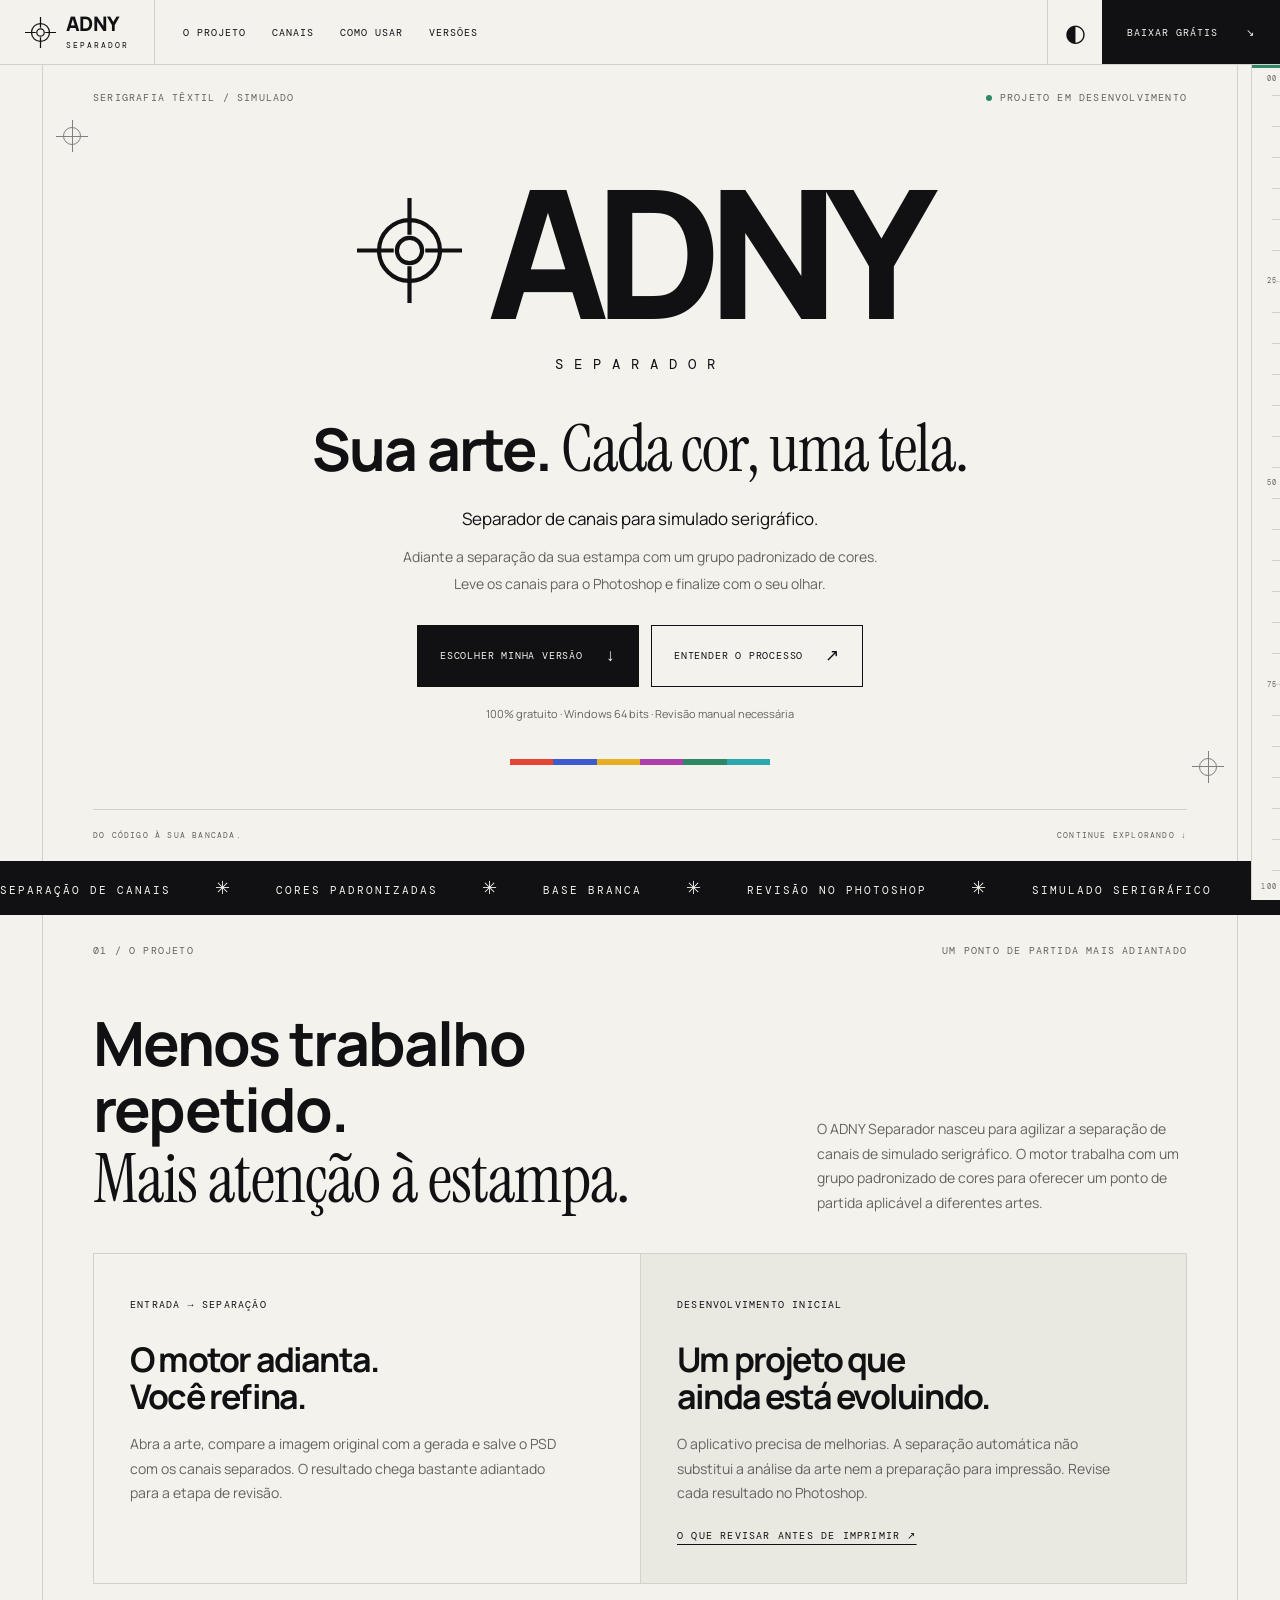
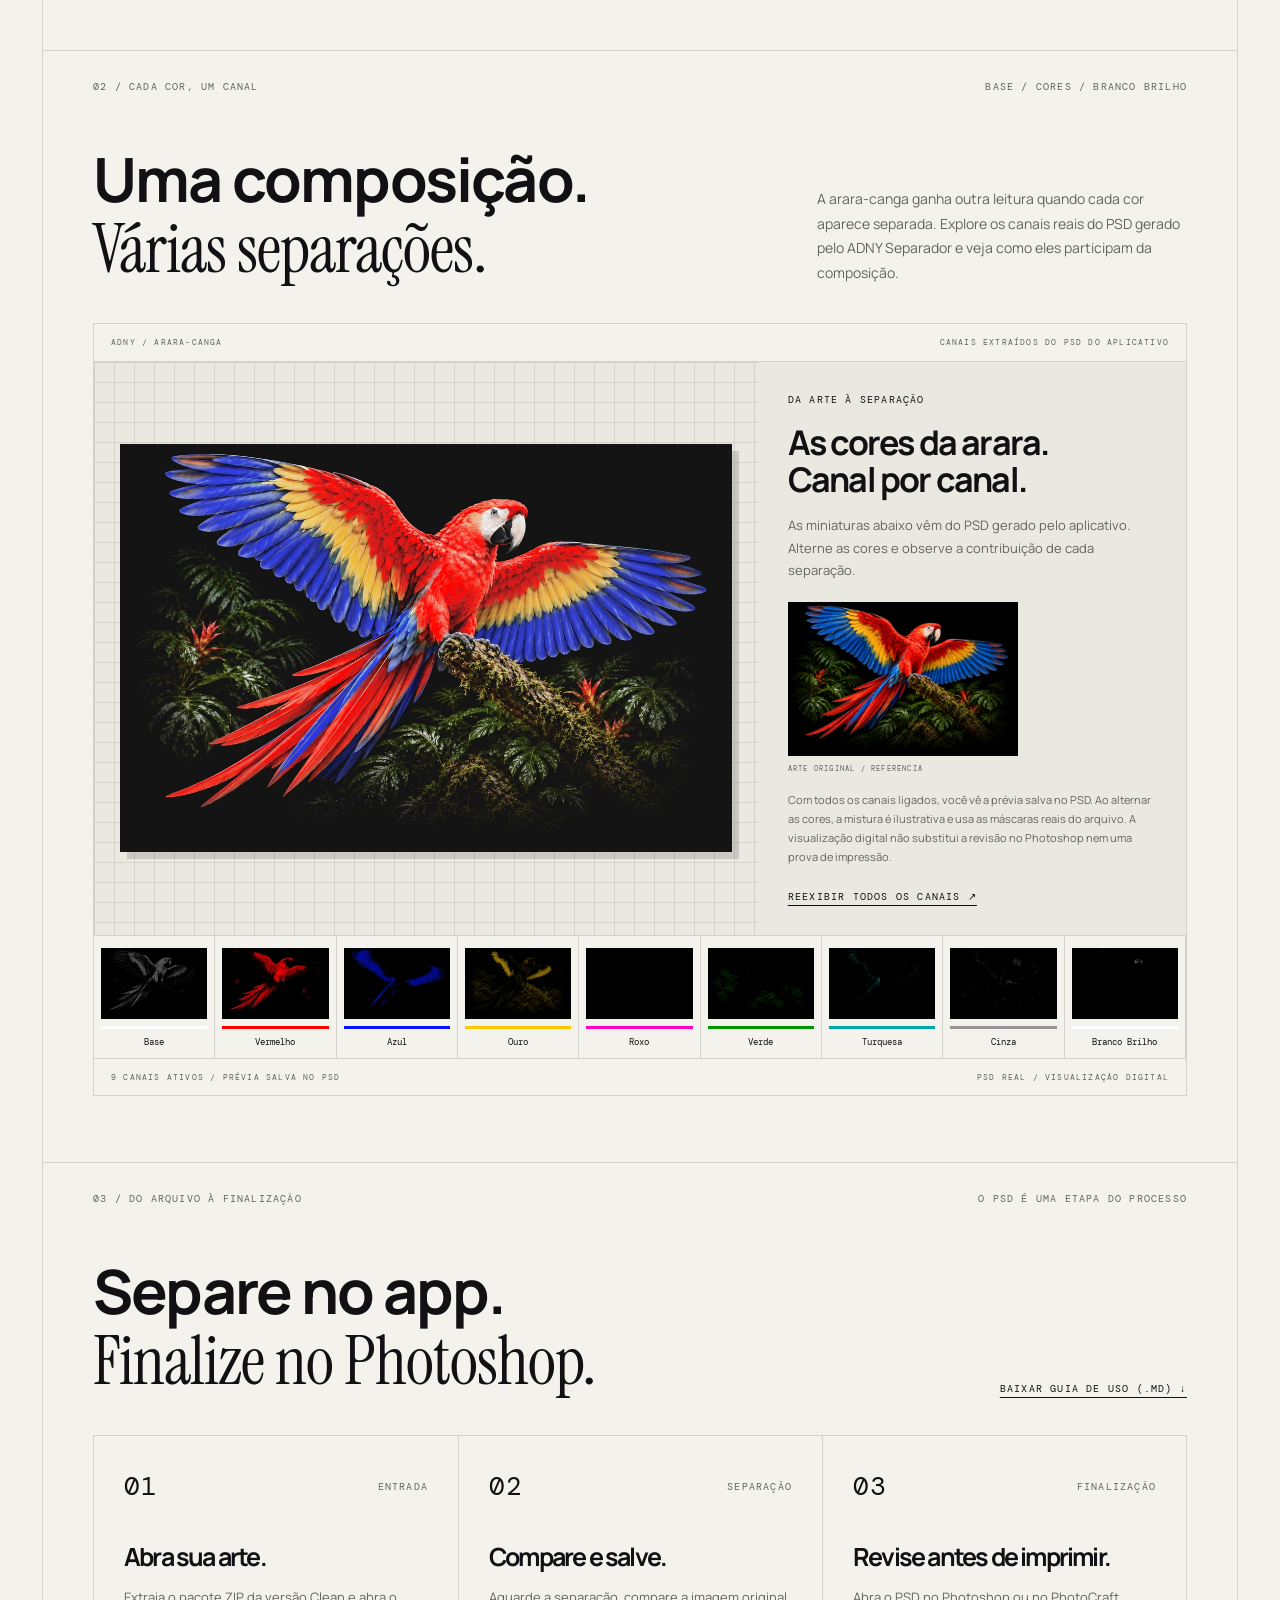
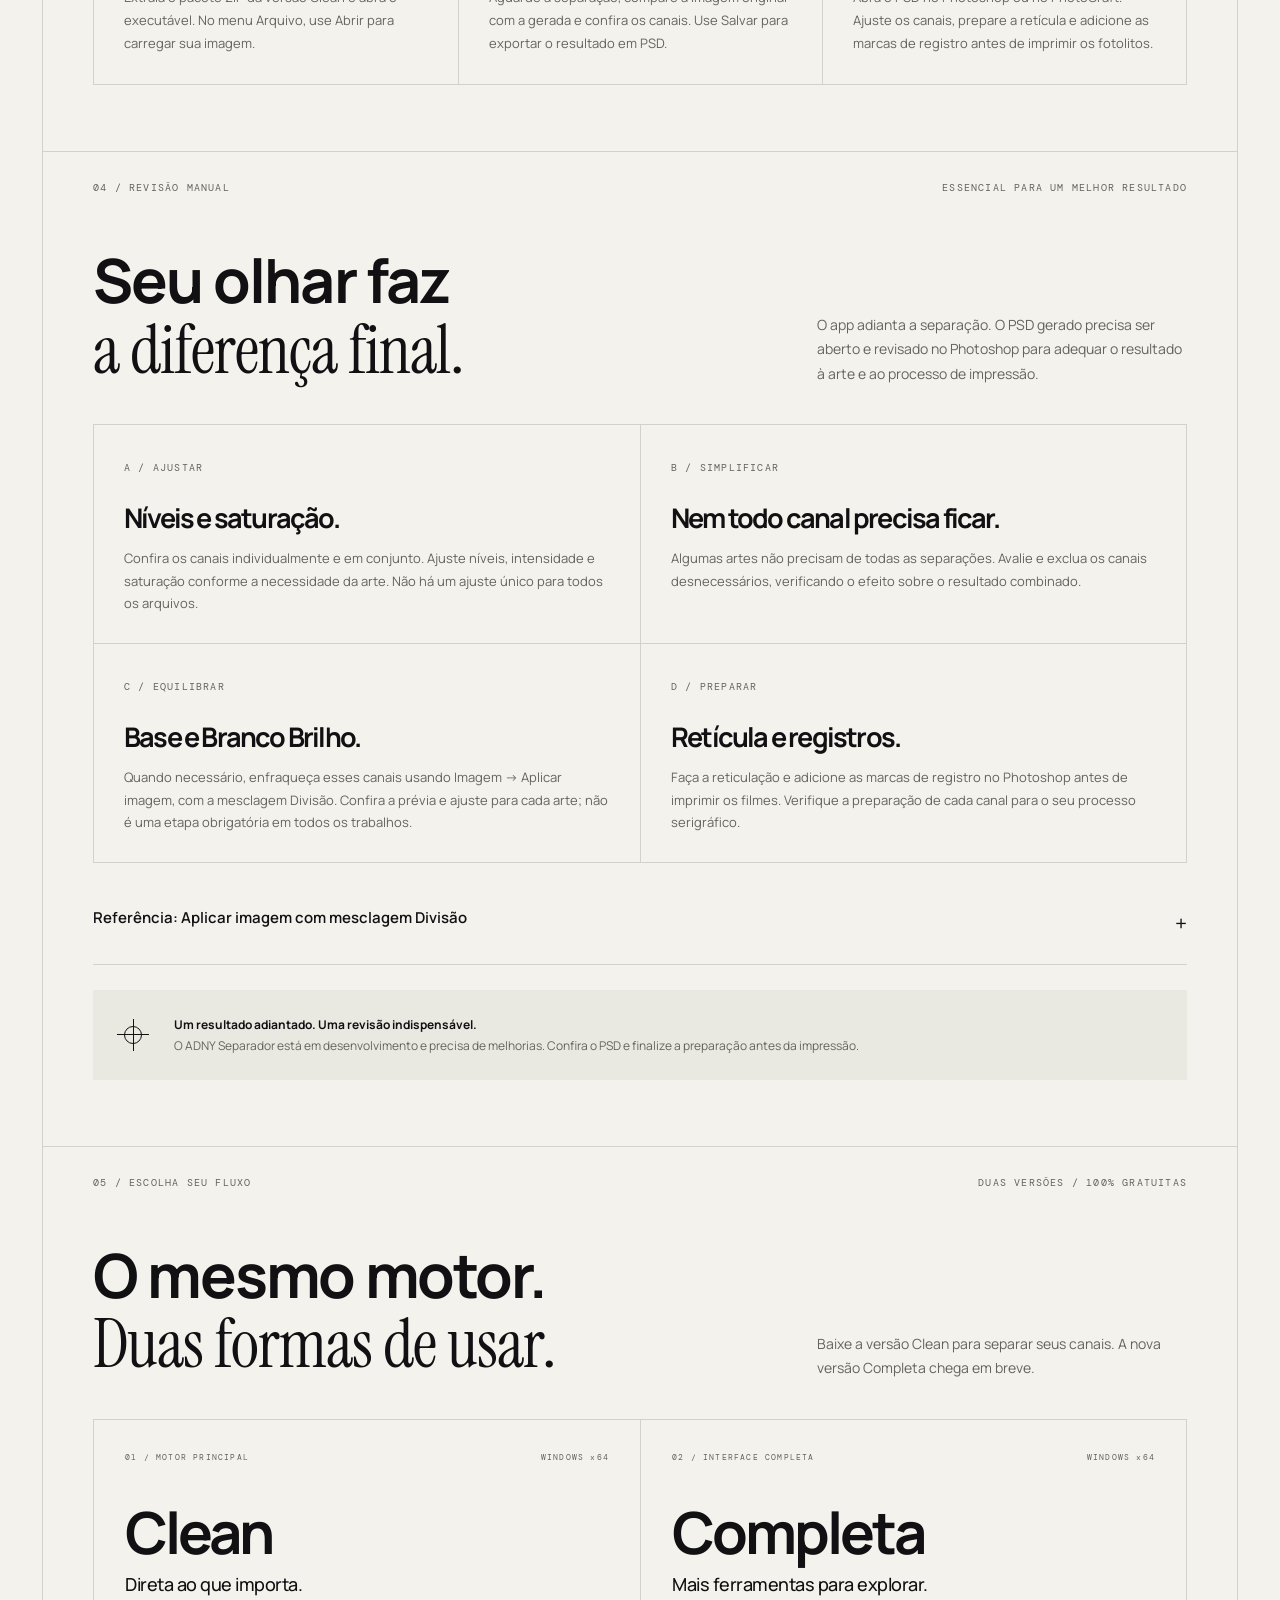
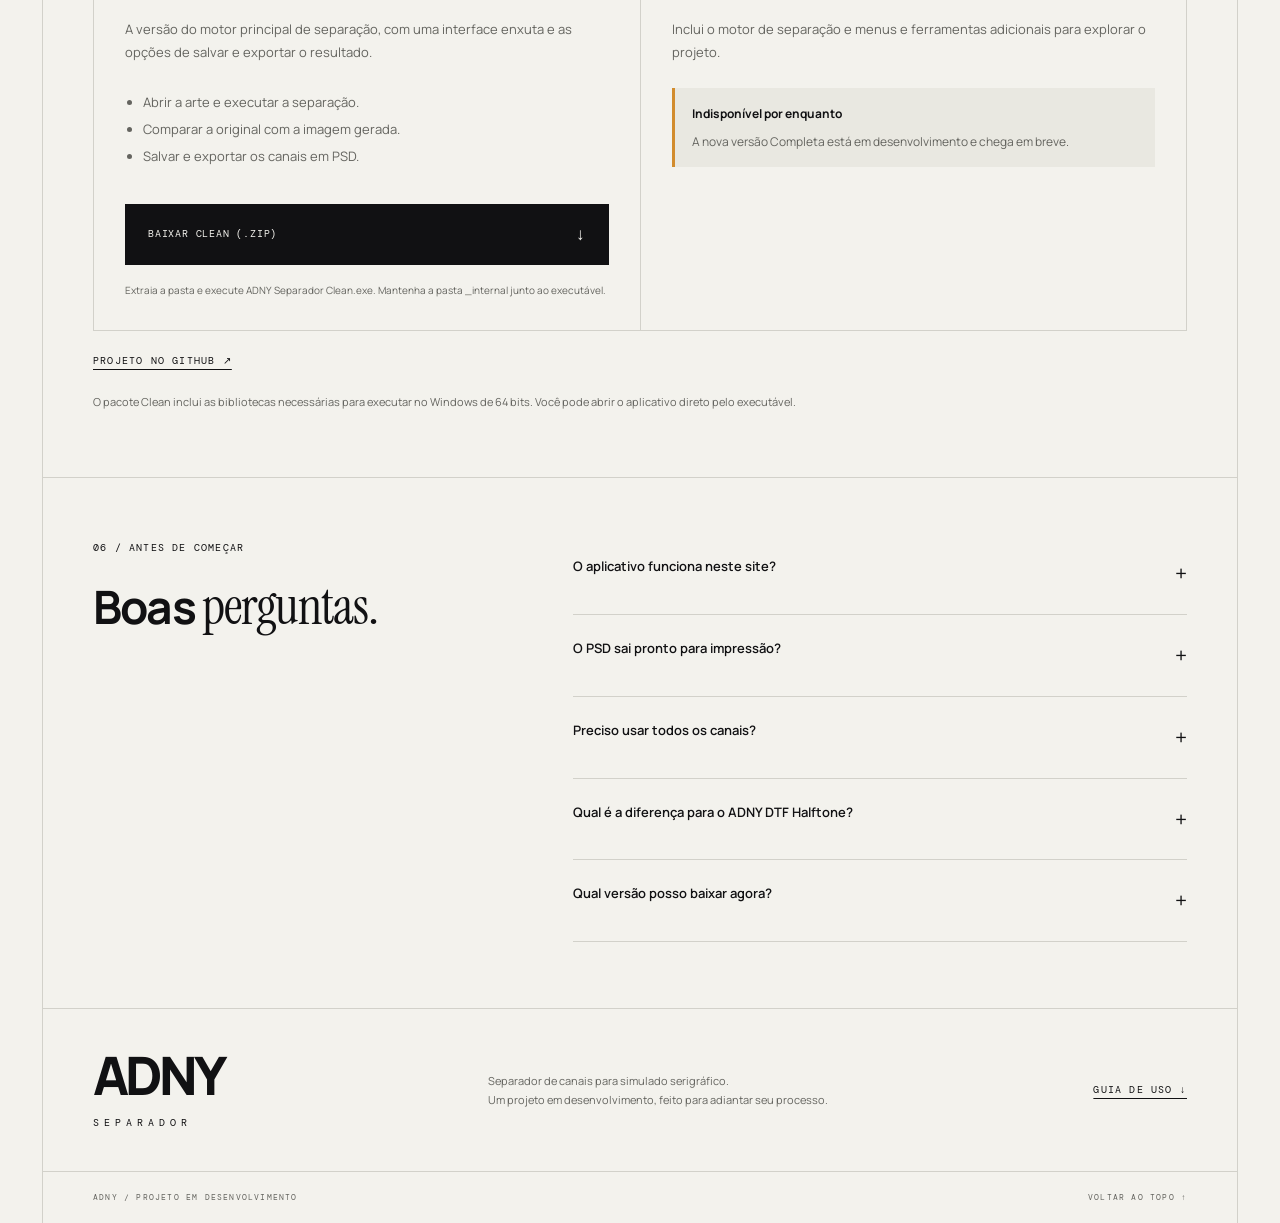
<file: docs/index.html>
<!doctype html>
<html lang="pt-BR" data-theme="light">
<head>
  <meta charset="utf-8"><meta name="viewport" content="width=device-width,initial-scale=1">
  <meta name="theme-color" content="#f3f2ed">
  <meta name="description" content="ADNY Separador. Separador de canais para simulado serigráfico. Aplicativo gratuito para Windows, em desenvolvimento, com versões Completa e Clean.">
  <title>ADNY Separador — Cada cor, uma tela.</title>
  <link rel="icon" href="assets/adny_separador.ico" type="image/x-icon">
  <link rel="stylesheet" href="styles.css"><script src="config.js" defer></script><script src="arara-data.js" defer></script><script src="app.js" defer></script>
</head>
<body>
<a class="skip-link" href="#principal">Ir para o conteúdo</a>
<header class="site-header">
  <a class="brand" href="#inicio" aria-label="ADNY Separador, início"><img src="assets/mark.svg" width="31" height="31" alt=""><span>ADNY<small>SEPARADOR</small></span></a>
  <nav class="desktop-nav" aria-label="Navegação principal"><a href="#projeto">O PROJETO</a><a href="#canais">CANAIS</a><a href="#como-usar">COMO USAR</a><a href="#versoes">VERSÕES</a></nav>
  <div class="header-actions"><button id="theme-toggle" type="button" aria-label="Ativar tema escuro" aria-pressed="false">◐</button><a class="nav-download" href="#versoes">BAIXAR GRÁTIS <span>↘</span></a><button class="menu-toggle" type="button" aria-label="Abrir menu" aria-controls="mobile-nav" aria-expanded="false">☰</button></div>
  <nav id="mobile-nav" hidden aria-label="Navegação móvel"><a href="#projeto">O projeto</a><a href="#canais">Canais</a><a href="#como-usar">Como usar</a><a href="#revisao">Revisão no Photoshop</a><a href="#versoes">Versões e downloads</a></nav>
</header>
<aside class="ruler mono" aria-hidden="true"><span>00</span><span>25</span><span>50</span><span>75</span><span>100</span><i id="scroll-marker"></i></aside>
<main id="principal">
  <section id="inicio" class="frame hero">
    <div class="section-bar mono"><span>SERIGRAFIA TÊXTIL / SIMULADO</span><span class="development"><i></i> PROJETO EM DESENVOLVIMENTO</span></div>
    <div class="wordmark"><img src="assets/mark.svg" alt="" width="110" height="110"><span>ADNY</span></div>
    <div class="product-name mono">SEPARADOR</div>
    <h1>Sua arte.<br class="mobile-only"> <em>Cada cor, uma tela.</em></h1>
    <p class="subtitle">Separador de canais para simulado serigráfico.</p>
    <p class="hero-description">Adiante a separação da sua estampa com um grupo padronizado de cores.<br class="desktop-only"> Leve os canais para o Photoshop e finalize com o seu olhar.</p>
    <div class="actions"><a class="button ink" href="#versoes">ESCOLHER MINHA VERSÃO <span>↓</span></a><a class="button" href="#como-usar">ENTENDER O PROCESSO <span>↗</span></a></div>
    <p class="hero-note">100% gratuito · Windows 64 bits · Revisão manual necessária</p>
    <div class="ink-line" aria-hidden="true"><i style="--c:#e34535"></i><i style="--c:#3e5acf"></i><i style="--c:#e5ae23"></i><i style="--c:#af3eaa"></i><i style="--c:#2e8867"></i><i style="--c:#29a9ac"></i></div>
    <div class="hero-bottom mono"><span>DO CÓDIGO À SUA BANCADA.</span><a href="#projeto">CONTINUE EXPLORANDO ↓</a></div>
    <span class="registration top-left" aria-hidden="true"></span><span class="registration bottom-right" aria-hidden="true"></span>
  </section>
  <div class="ticker" aria-hidden="true"><div>SEPARAÇÃO DE CANAIS <b>✳</b> CORES PADRONIZADAS <b>✳</b> BASE BRANCA <b>✳</b> REVISÃO NO PHOTOSHOP <b>✳</b> SIMULADO SERIGRÁFICO <b>✳</b> SEPARAÇÃO DE CANAIS <b>✳</b> CORES PADRONIZADAS <b>✳</b> BASE BRANCA <b>✳</b> REVISÃO NO PHOTOSHOP <b>✳</b> SIMULADO SERIGRÁFICO <b>✳</b></div></div>
  <section id="projeto" class="frame padded">
    <div class="section-bar mono"><span>01 / O PROJETO</span><span>UM PONTO DE PARTIDA MAIS ADIANTADO</span></div>
    <div class="intro"><h2>Menos trabalho repetido.<br><em>Mais atenção à estampa.</em></h2><p>O ADNY Separador nasceu para agilizar a separação de canais de simulado serigráfico. O motor trabalha com um grupo padronizado de cores para oferecer um ponto de partida aplicável a diferentes artes.</p></div>
    <div class="project-grid"><article><span class="mono">ENTRADA → SEPARAÇÃO</span><h3>O motor adianta.<br>Você refina.</h3><p>Abra a arte, compare a imagem original com a gerada e salve o PSD com os canais separados. O resultado chega bastante adiantado para a etapa de revisão.</p></article><article class="development-panel"><span class="mono">DESENVOLVIMENTO INICIAL</span><h3>Um projeto que<br>ainda está evoluindo.</h3><p>O aplicativo precisa de melhorias. A separação automática não substitui a análise da arte nem a preparação para impressão. Revise cada resultado no Photoshop.</p><a class="text-link mono" href="#revisao">O QUE REVISAR ANTES DE IMPRIMIR ↗</a></article></div>
  </section>
  <section id="canais" class="frame padded channels-section">
    <div class="section-bar mono"><span>02 / CADA COR, UM CANAL</span><span>BASE / CORES / BRANCO BRILHO</span></div>
    <div class="intro"><h2>Uma composição.<br><em>Várias separações.</em></h2><p>A arara-canga ganha outra leitura quando cada cor aparece separada. Explore os canais reais do PSD gerado pelo ADNY Separador e veja como eles participam da composição.</p></div>
    <div class="channel-workspace">
      <div class="workspace-bar mono"><span>ADNY / ARARA-CANGA</span><span>CANAIS EXTRAÍDOS DO PSD DO APLICATIVO</span></div>
      <div class="study-layout"><div class="print-frame">
        <canvas id="ink-study" width="1200" height="800" role="img" aria-label="Arara-canga: visualização dos canais reais extraídos do PSD gerado pelo aplicativo">Visualização da arara e dos canais de separação.</canvas><noscript><img class="arara-fallback" src="assets/arara/resultado.webp" width="1200" height="800" alt="Resultado da separação da arara salvo no PSD"></noscript>
      </div><div class="study-copy"><span class="mono">DA ARTE À SEPARAÇÃO</span><h3>As cores da arara.<br>Canal por canal.</h3><p>As miniaturas abaixo vêm do PSD gerado pelo aplicativo. Alterne as cores e observe a contribuição de cada separação.</p><figure class="source-reference"><img src="assets/arara/original.webp" width="1200" height="800" alt="Arte aprovada: arara-canga inteira com vegetação integrada ao fundo preto" loading="lazy"><figcaption class="mono">ARTE ORIGINAL / REFERÊNCIA</figcaption></figure><p class="small-note">Com todos os canais ligados, você vê a prévia salva no PSD. Ao alternar as cores, a mistura é ilustrativa e usa as máscaras reais do arquivo. A visualização digital não substitui a revisão no Photoshop nem uma prova de impressão.</p><button id="reset-inks" class="text-link mono" type="button">REEXIBIR TODOS OS CANAIS ↗</button></div></div>
      <div id="channel-controls" class="channel-controls" role="group" aria-label="Mostrar ou ocultar canais reais da arara"></div>
      <div class="workspace-bar mono"><span id="channel-status" role="status" aria-live="polite">CARREGANDO CANAIS DO PSD…</span><span>PSD REAL / VISUALIZAÇÃO DIGITAL</span></div>
    </div>
  </section>
  <section id="como-usar" class="frame padded">
    <div class="section-bar mono"><span>03 / DO ARQUIVO À FINALIZAÇÃO</span><span>O PSD É UMA ETAPA DO PROCESSO</span></div>
    <div class="intro"><h2>Separe no app.<br><em>Finalize no Photoshop.</em></h2><a class="text-link mono" href="guia.md" download="README-ADNY-Separador.md">BAIXAR GUIA DE USO (.MD) ↓</a></div>
    <ol class="workflow"><li><div class="step-label mono"><span>01</span>ENTRADA</div><h3>Abra sua arte.</h3><p>Extraia o pacote ZIP da versão Clean e abra o executável. No menu Arquivo, use Abrir para carregar sua imagem.</p></li><li><div class="step-label mono"><span>02</span>SEPARAÇÃO</div><h3>Compare e salve.</h3><p>Aguarde a separação, compare a imagem original com a gerada e confira os canais. Use Salvar para exportar o resultado em PSD.</p></li><li><div class="step-label mono"><span>03</span>FINALIZAÇÃO</div><h3>Revise antes de imprimir.</h3><p>Abra o PSD no Photoshop ou no PhotoCraft. Ajuste os canais, prepare a retícula e adicione as marcas de registro antes de imprimir os fotolitos.</p></li></ol>
  </section>
  <section id="revisao" class="frame padded review-section">
    <div class="section-bar mono"><span>04 / REVISÃO MANUAL</span><span>ESSENCIAL PARA UM MELHOR RESULTADO</span></div>
    <div class="intro"><h2>Seu olhar faz<br><em>a diferença final.</em></h2><p>O app adianta a separação. O PSD gerado precisa ser aberto e revisado no Photoshop para adequar o resultado à arte e ao processo de impressão.</p></div>
    <div class="review-grid"><article><span class="review-number mono">A / AJUSTAR</span><h3>Níveis e saturação.</h3><p>Confira os canais individualmente e em conjunto. Ajuste níveis, intensidade e saturação conforme a necessidade da arte. Não há um ajuste único para todos os arquivos.</p></article><article><span class="review-number mono">B / SIMPLIFICAR</span><h3>Nem todo canal precisa ficar.</h3><p>Algumas artes não precisam de todas as separações. Avalie e exclua os canais desnecessários, verificando o efeito sobre o resultado combinado.</p></article><article><span class="review-number mono">C / EQUILIBRAR</span><h3>Base e Branco Brilho.</h3><p>Quando necessário, enfraqueça esses canais usando Imagem → Aplicar imagem, com a mesclagem Divisão. Confira a prévia e ajuste para cada arte; não é uma etapa obrigatória em todos os trabalhos.</p></article><article><span class="review-number mono">D / PREPARAR</span><h3>Retícula e registros.</h3><p>Faça a reticulação e adicione as marcas de registro no Photoshop antes de imprimir os filmes. Verifique a preparação de cada canal para o seu processo serigráfico.</p></article></div>
    <details class="photoshop-details"><summary>Referência: Aplicar imagem com mesclagem Divisão <span aria-hidden="true">+</span></summary><div class="photoshop-content"><p>Selecione o canal que deseja revisar. No Photoshop, abra <strong>Imagem → Aplicar imagem</strong>, confira a origem e o canal e escolha <strong>Mesclagem: Divisão</strong>. Use a visualização para avaliar a redução de intensidade, especialmente na Base e no Branco Brilho. Os prints mostram a Base como exemplo; não representam uma configuração universal.</p><div class="photoshop-shots"><figure><div class="ps-shot"><img src="assets/photoshop-menu.webp" width="5206" height="2160" loading="lazy" alt="Print fornecido pelo autor: menu Imagem do Photoshop, com Aplicar imagem selecionado"></div><figcaption class="mono">01 / IMAGEM → APLICAR IMAGEM</figcaption></figure><figure><div class="ps-shot"><img src="assets/photoshop-divisao.webp" width="5206" height="2160" loading="lazy" alt="Print fornecido pelo autor: janela Aplicar Imagem, canal Base e mesclagem Divisão"></div><figcaption class="mono">02 / MESCLAGEM → DIVISÃO / CANAL BASE</figcaption></figure></div></div></details>
    <div class="review-reminder"><span class="registration" aria-hidden="true"></span><p><strong>Um resultado adiantado. Uma revisão indispensável.</strong><br>O ADNY Separador está em desenvolvimento e precisa de melhorias. Confira o PSD e finalize a preparação antes da impressão.</p></div>
  </section>
  <section id="versoes" class="frame padded downloads-section">
    <div class="section-bar mono"><span>05 / ESCOLHA SEU FLUXO</span><span>DUAS VERSÕES / 100% GRATUITAS</span></div>
    <div class="intro"><h2>O mesmo motor.<br><em>Duas formas de usar.</em></h2><p>Baixe a versão Clean para separar seus canais. A nova versão Completa chega em breve.</p></div>
    <div class="versions"><article class="version-card"><div class="version-top mono"><span>01 / MOTOR PRINCIPAL</span><span>WINDOWS x64</span></div><h3>Clean<span>Direta ao que importa.</span></h3><p>A versão do motor principal de separação, com uma interface enxuta e as opções de salvar e exportar o resultado.</p><ul><li>Abrir a arte e executar a separação.</li><li>Comparar a original com a imagem gerada.</li><li>Salvar e exportar os canais em PSD.</li></ul><a class="button ink download-link" data-download="clean" href="https://github.com/adnyestampa-dot/ADNY-Separador-de-canais/releases/latest/download/ADNY-Separador-Clean-Windows-x64.zip" download>BAIXAR CLEAN (.ZIP) <span>↓</span></a><p class="package-note">Extraia a pasta e execute ADNY Separador Clean.exe. Mantenha a pasta _internal junto ao executável.</p></article>
    <article class="version-card complete"><div class="version-top mono"><span>02 / INTERFACE COMPLETA</span><span>WINDOWS x64</span></div><h3>Completa<span>Mais ferramentas para explorar.</span></h3><p>Inclui o motor de separação e menus e ferramentas adicionais para explorar o projeto.</p><div class="tool-warning"><strong>Indisponível por enquanto</strong><p>A nova versão Completa está em desenvolvimento e chega em breve.</p></div></article></div>
    <a class="text-link mono" href="https://github.com/adnyestampa-dot/ADNY-Separador-de-canais" target="_blank" rel="noopener noreferrer">PROJETO NO GITHUB ↗</a><p class="download-disclaimer">O pacote Clean inclui as bibliotecas necessárias para executar no Windows de 64 bits. Você pode abrir o aplicativo direto pelo executável.</p>
  </section>
  <section class="frame padded faq-section"><div><span class="mono">06 / ANTES DE COMEÇAR</span><h2>Boas <em>perguntas.</em></h2></div><div class="faq-list"><details><summary>O aplicativo funciona neste site?<span>+</span></summary><p>O site apresenta o projeto. Para separar suas próprias artes, baixe e execute o aplicativo para Windows. A demonstração desta página usa canais extraídos de um PSD real. Ela não separa novos arquivos no navegador.</p></details><details><summary>O PSD sai pronto para impressão?<span>+</span></summary><p>O resultado sai bastante adiantado, mas exige revisão manual no Photoshop. Ajuste os canais conforme a arte, faça a reticulação e adicione as marcas de registro antes de imprimir.</p></details><details><summary>Preciso usar todos os canais?<span>+</span></summary><p>Não necessariamente. O motor usa um grupo padronizado de cores. Algumas artes permitem excluir canais sem necessidade; avalie o resultado antes de decidir.</p></details><details><summary>Qual é a diferença para o ADNY DTF Halftone?<span>+</span></summary><p>O ADNY Separador trabalha com separação de canais para simulado serigráfico. O ADNY DTF Halftone é outro projeto, voltado à preparação de retícula para DTF têxtil. São propostas e fluxos diferentes.</p><a class="text-link mono" href="https://adnyestampa-dot.github.io/ADNY-DTF-Halftone/" target="_blank" rel="noopener noreferrer">CONHECER O PROJETO DTF ↗</a></details><details><summary>Qual versão posso baixar agora?<span>+</span></summary><p>A versão Clean está disponível gratuitamente e reúne o fluxo principal de separação e exportação. A nova versão Completa chega em breve.</p></details></div></section>
</main>
<footer class="frame"><div class="footer-top"><a class="footer-brand" href="#inicio">ADNY<small class="mono">SEPARADOR</small></a><p>Separador de canais para simulado serigráfico.<br>Um projeto em desenvolvimento, feito para adiantar seu processo.</p><a class="text-link mono" href="guia.md" download="README-ADNY-Separador.md">GUIA DE USO ↓</a></div><div class="footer-bottom mono"><span>ADNY / PROJETO EM DESENVOLVIMENTO</span><a href="#inicio">VOLTAR AO TOPO ↑</a></div></footer>
</body></html>
</file>
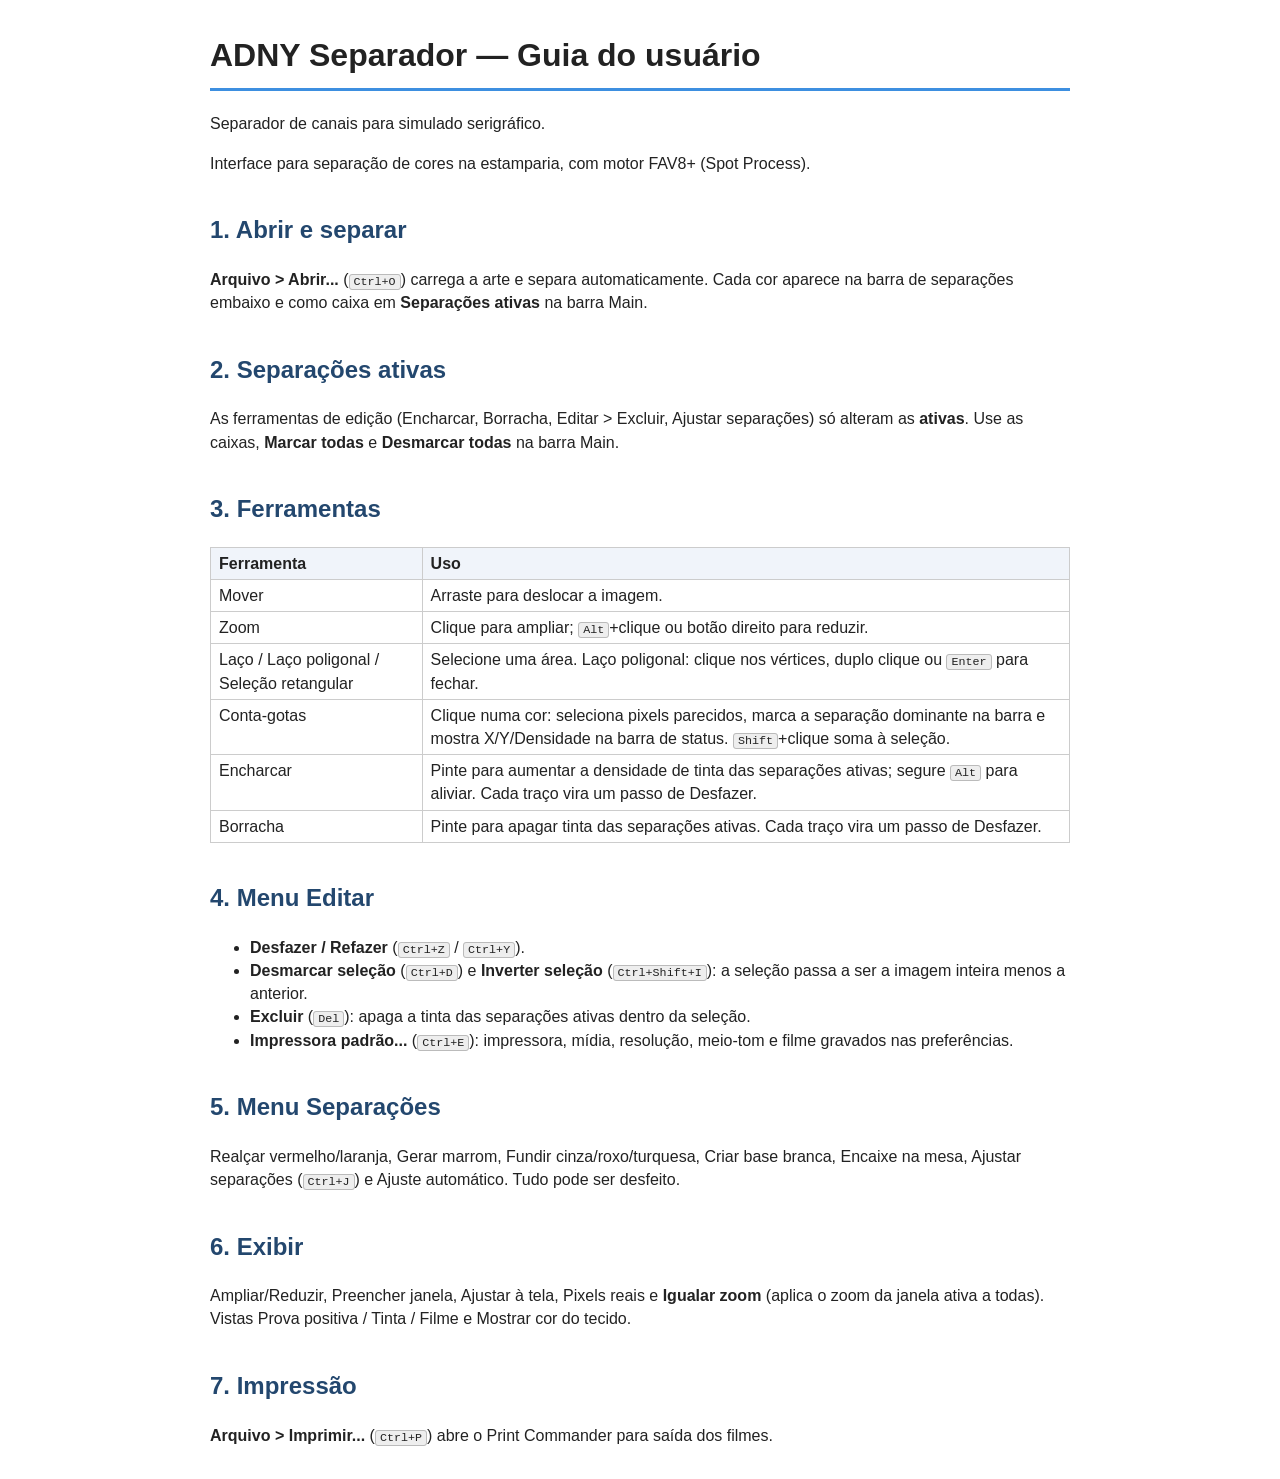
<file: ADNY Separador/docs/user_guide.html>
<!DOCTYPE html>
<html lang="pt-BR">
<head>
<meta charset="utf-8">
<title>ADNY Separador — Guia do usuário</title>
<style>
  body { font-family: Segoe UI, Arial, sans-serif; max-width: 860px; margin: 2em auto; color: #222; line-height: 1.45; }
  h1 { border-bottom: 3px solid #3d8fe0; padding-bottom: .3em; }
  h2 { color: #23476e; margin-top: 1.6em; }
  kbd { background: #eee; border: 1px solid #bbb; border-radius: 3px; padding: 0 4px; font-size: .9em; }
  table { border-collapse: collapse; width: 100%; }
  td, th { border: 1px solid #ccc; padding: 4px 8px; text-align: left; vertical-align: top; }
  th { background: #f0f4fa; }
</style>
</head>
<body>
<h1>ADNY Separador — Guia do usuário</h1>
<p>Separador de canais para simulado serigráfico.</p>
<p>Interface para separação de cores na estamparia, com motor FAV8+ (Spot Process).</p>

<h2>1. Abrir e separar</h2>
<p><b>Arquivo &gt; Abrir...</b> (<kbd>Ctrl+O</kbd>) carrega a arte e separa automaticamente.
Cada cor aparece na barra de separações embaixo e como caixa em
<b>Separações ativas</b> na barra Main.</p>

<h2>2. Separações ativas</h2>
<p>As ferramentas de edição (Encharcar, Borracha, Editar &gt; Excluir, Ajustar separações) só alteram as
<b>ativas</b>. Use as caixas, <b>Marcar todas</b> e <b>Desmarcar todas</b> na barra Main.</p>

<h2>3. Ferramentas</h2>
<table>
<tr><th>Ferramenta</th><th>Uso</th></tr>
<tr><td>Mover</td><td>Arraste para deslocar a imagem.</td></tr>
<tr><td>Zoom</td><td>Clique para ampliar; <kbd>Alt</kbd>+clique ou botão direito para reduzir.</td></tr>
<tr><td>Laço / Laço poligonal / Seleção retangular</td><td>Selecione uma área. Laço poligonal: clique nos vértices,
duplo clique ou <kbd>Enter</kbd> para fechar.</td></tr>
<tr><td>Conta-gotas</td><td>Clique numa cor: seleciona pixels parecidos, marca a separação dominante
na barra e mostra X/Y/Densidade na barra de status. <kbd>Shift</kbd>+clique soma à seleção.</td></tr>
<tr><td>Encharcar</td><td>Pinte para aumentar a densidade de tinta das separações ativas; segure <kbd>Alt</kbd>
para aliviar. Cada traço vira um passo de Desfazer.</td></tr>
<tr><td>Borracha</td><td>Pinte para apagar tinta das separações ativas. Cada traço vira um passo de Desfazer.</td></tr>
</table>

<h2>4. Menu Editar</h2>
<ul>
<li><b>Desfazer / Refazer</b> (<kbd>Ctrl+Z</kbd> / <kbd>Ctrl+Y</kbd>).</li>
<li><b>Desmarcar seleção</b> (<kbd>Ctrl+D</kbd>) e <b>Inverter seleção</b> (<kbd>Ctrl+Shift+I</kbd>): a seleção passa a ser
a imagem inteira menos a anterior.</li>
<li><b>Excluir</b> (<kbd>Del</kbd>): apaga a tinta das separações ativas dentro da seleção.</li>
<li><b>Impressora padrão...</b> (<kbd>Ctrl+E</kbd>): impressora, mídia, resolução, meio-tom e filme
gravados nas preferências.</li>
</ul>

<h2>5. Menu Separações</h2>
<p>Realçar vermelho/laranja, Gerar marrom, Fundir cinza/roxo/turquesa, Criar base branca, Encaixe na mesa,
Ajustar separações (<kbd>Ctrl+J</kbd>) e Ajuste automático. Tudo pode ser desfeito.</p>

<h2>6. Exibir</h2>
<p>Ampliar/Reduzir, Preencher janela, Ajustar à tela, Pixels reais e <b>Igualar zoom</b> (aplica o zoom da
janela ativa a todas). Vistas Prova positiva / Tinta / Filme e Mostrar cor do tecido.</p>

<h2>7. Impressão</h2>
<p><b>Arquivo &gt; Imprimir...</b> (<kbd>Ctrl+P</kbd>) abre o Print Commander para saída dos filmes.</p>
</body>
</html>
</file>
<file: docs/styles.css>
@import url('https://fonts.googleapis.com/css2?family=DM+Mono:wght@400;500&family=Instrument+Serif:ital@0;1&family=Manrope:wght@400;500;600;700;800&display=swap');
:root{--paper:#f3f2ed;--ink:#111113;--muted:#64645f;--line:#d2d1ca;--soft:#e9e8e1;--accent:#2e8867;--sans:Manrope,Arial,sans-serif;--mono:'DM Mono','Courier New',monospace;--serif:'Instrument Serif',Georgia,serif;color-scheme:light}html[data-theme=dark]{--paper:#151516;--ink:#efeee7;--muted:#aaa9a1;--line:#38383a;--soft:#202022;color-scheme:dark}*{box-sizing:border-box}html{scroll-behavior:smooth;scroll-padding-top:80px}body{margin:0;background:var(--paper);color:var(--ink);font:15px/1.75 var(--sans);-webkit-font-smoothing:antialiased}a{color:inherit;text-decoration:none}button{font:inherit;color:inherit;cursor:pointer}button:focus-visible,a:focus-visible,summary:focus-visible{outline:3px solid #3776ef;outline-offset:5px}h1,h2,h3,p,figure{margin:0}h1,h2,h3{font-weight:700;line-height:1.09;letter-spacing:-1.8px}h2{font-size:clamp(36px,4.8vw,61px)}h3{font-size:30px}p{color:var(--muted)}h1 em,h2 em{font:400 1.12em/1.06 var(--serif);letter-spacing:-1px}.mono{font:10px/1.6 var(--mono);letter-spacing:1.2px}.frame{width:calc(100% - 84px);max-width:1420px;margin-inline:auto;border-inline:1px solid var(--line)}.padded{padding:28px 50px 66px;border-bottom:1px solid var(--line)}.section-bar{display:flex;justify-content:space-between;gap:20px;color:var(--muted)}.intro{display:flex;justify-content:space-between;align-items:flex-end;gap:55px;margin:51px 0 38px}.intro>p{max-width:370px;font-size:14px}.site-header{height:65px;position:sticky;top:0;z-index:30;display:flex;background:var(--paper);border-bottom:1px solid var(--line)}.brand{display:flex;align-items:center;gap:10px;padding:12px 25px;border-right:1px solid var(--line)}.brand>span{font-size:20px;font-weight:800;line-height:1;letter-spacing:-.7px}.brand small{display:block;font:8px var(--mono);letter-spacing:2px;margin-top:6px}.desktop-nav{display:flex;align-items:center;gap:26px;padding:0 28px}.desktop-nav a,.nav-download{font:10px var(--mono);letter-spacing:1px}.desktop-nav a:hover{text-decoration:underline;text-underline-offset:6px}.header-actions{display:flex;margin-left:auto}.header-actions>button{border:0;border-left:1px solid var(--line);background:transparent;width:55px;font-size:24px}.nav-download{display:flex;align-items:center;gap:28px;padding:0 25px;background:var(--ink);color:var(--paper)}.header-actions .menu-toggle{display:none}.ruler{position:fixed;right:0;top:65px;bottom:0;width:29px;border-left:1px solid var(--line);display:flex;flex-direction:column;justify-content:space-between;align-items:flex-end;padding:8px 3px;color:var(--muted);font-size:7px;pointer-events:none;z-index:20;background:var(--paper)}.ruler:before{content:'';position:absolute;inset:0 0 0 20px;background:repeating-linear-gradient(transparent 0,transparent 30px,var(--line) 30px,var(--line) 31px)}#scroll-marker{position:absolute;top:0;right:0;background:var(--accent);height:3px;width:28px}.hero{padding:25px 50px 0;text-align:center;position:relative;overflow:hidden}.development{display:flex;gap:8px;align-items:center}.development i{width:6px;height:6px;border-radius:50%;background:var(--accent)}.wordmark{display:flex;justify-content:center;align-items:center;gap:25px;padding-top:55px;line-height:1;font-size:clamp(100px,14vw,180px);letter-spacing:-14px;font-weight:800}.wordmark img{width:105px;height:105px}.product-name{letter-spacing:11px;font-size:14px;margin:13px 0 38px}.hero h1{font-size:clamp(35px,4.6vw,60px)}.subtitle{color:var(--ink);font-size:17px;margin:20px 0 11px}.hero-description{font-size:14px;line-height:1.9}.actions{display:flex;justify-content:center;gap:12px;margin-top:28px}.button{border:1px solid var(--ink);padding:16px 22px;display:inline-flex;align-items:center;justify-content:space-between;gap:22px;font:10px/1.6 var(--mono);letter-spacing:.8px;transition:transform .2s,background .2s}.button:hover{transform:translateY(-3px);background:var(--soft)}.button.ink{background:var(--ink);color:var(--paper)}.button.ink:hover{opacity:.85}.button span{font-size:17px}.hero-note{font-size:11px;margin:17px 0 36px}.ink-line{display:flex;width:260px;height:6px;margin:0 auto 44px}.ink-line i{background:var(--c);flex:1}.hero-bottom{display:flex;justify-content:space-between;border-top:1px solid var(--line);padding:19px 0;font-size:8px;color:var(--muted)}.registration{width:32px;height:32px;display:block;background:linear-gradient(var(--ink),var(--ink)) center/1px 100% no-repeat,linear-gradient(var(--ink),var(--ink)) center/100% 1px no-repeat;position:relative;flex:none}.registration:after{content:'';position:absolute;inset:7px;border:1px solid var(--ink);border-radius:50%}.hero>.registration{position:absolute;opacity:.5}.top-left{left:13px;top:55px}.bottom-right{right:13px;bottom:78px}.ticker{background:var(--ink);color:var(--paper);overflow:hidden;padding:15px 0;font:11px var(--mono);letter-spacing:2px}.ticker>div{width:max-content;animation:marquee 44s linear infinite}.ticker b{margin:0 35px;font-size:18px;font-weight:400}.project-grid{display:grid;grid-template-columns:1fr 1fr;border:1px solid var(--line)}.project-grid article{padding:36px}.project-grid article+article{border-left:1px solid var(--line)}.project-grid h3{font-size:34px;margin:25px 0 17px}.project-grid p{font-size:14px;max-width:440px}.development-panel{background:var(--soft)}.text-link{display:inline-block;border:0;background:none;padding:0;text-decoration:underline;text-underline-offset:5px;margin-top:22px;color:var(--ink)}.channel-workspace{border:1px solid var(--line)}.workspace-bar{padding:12px 17px;display:flex;justify-content:space-between;gap:15px;color:var(--muted);font-size:8px}.workspace-bar:first-child{border-bottom:1px solid var(--line)}.study-layout{display:grid;grid-template-columns:1.35fr 1fr;background:var(--soft)}.print-frame{padding:26px;background-image:linear-gradient(var(--line) 1px,transparent 1px),linear-gradient(90deg,var(--line) 1px,transparent 1px);background-size:20px 20px}#ink-study{display:block;width:100%;height:auto;box-shadow:7px 7px 0 #0002}[data-ink]{transition:opacity .25s}.study-copy{padding:38px 30px;display:flex;flex-direction:column;justify-content:center;align-items:flex-start}.study-copy h3{font-size:39px;margin:20px 0}.study-copy>p{font-size:13px}.study-copy .small-note{font-size:11px;margin-top:16px}.channel-controls{display:flex;flex-wrap:wrap;gap:0;border-block:1px solid var(--line)}.channel-control{background:none;border:0;border-right:1px solid var(--line);flex:1;min-width:72px;padding:15px 5px 12px;display:flex;align-items:center;flex-direction:column;gap:8px;font:9px var(--mono)}.channel-control i{width:25px;height:28px;background:var(--swatch);border:1px solid #7777;box-shadow:3px 3px 0 #0002;transition:opacity .2s}.channel-control[aria-pressed=false] i{opacity:.18}.channel-control[aria-pressed=false]{text-decoration:line-through;color:var(--muted)}.channel-control:hover{background:var(--soft)}.workflow{display:grid;grid-template-columns:repeat(3,1fr);list-style:none;padding:0;margin:0;border:1px solid var(--line)}.workflow li{padding:30px}.workflow li+li{border-left:1px solid var(--line)}.step-label{display:flex;justify-content:space-between;align-items:center;color:var(--muted);margin-bottom:35px}.step-label span{font-size:26px;color:var(--ink)}.workflow h3{font-size:25px;margin-bottom:16px}.workflow p{font-size:13px}.review-grid{display:grid;grid-template-columns:1fr 1fr;border:1px solid var(--line)}.review-grid article{padding:28px 30px}.review-grid article:nth-child(even){border-left:1px solid var(--line)}.review-grid article:nth-child(n+3){border-top:1px solid var(--line)}.review-number{color:var(--muted)}.review-grid h3{font-size:27px;margin:24px 0 14px}.review-grid p{font-size:13px}.photoshop-details{border-bottom:1px solid var(--line);margin-top:20px}summary{cursor:pointer;list-style:none;display:flex;justify-content:space-between;gap:20px;padding:22px 0;font-weight:600}summary::-webkit-details-marker{display:none}details[open]>summary span{transform:rotate(45deg)}summary span{transition:transform .2s;font-size:21px;font-weight:400}.photoshop-content>p{font-size:13px;max-width:800px;margin-bottom:22px}.photoshop-shots{display:grid;grid-template-columns:1fr 1fr;gap:18px;margin-bottom:25px}.ps-shot{overflow:hidden;border:1px solid var(--line);background:#222;aspect-ratio:1.75}.ps-shot img{width:132.4%;height:auto;max-width:none;display:block}.photoshop-shots figcaption{font-size:8px;color:var(--muted);margin-top:10px}.review-reminder{display:flex;gap:25px;align-items:center;padding:24px;margin-top:25px;background:var(--soft)}.review-reminder p{font-size:12px}.review-reminder strong{color:var(--ink)}.versions{display:grid;grid-template-columns:1fr 1fr;border:1px solid var(--line)}.version-card{padding:31px;display:flex;flex-direction:column;align-items:stretch}.version-card+.version-card{border-left:1px solid var(--line)}.version-top{display:flex;justify-content:space-between;color:var(--muted);font-size:8px}.version-card h3{font-size:58px;margin:36px 0 24px;letter-spacing:-3px}.version-card h3 span{display:block;font-size:18px;letter-spacing:-.5px;font-weight:500;margin-top:12px}.version-card>p{font-size:13px}.version-card ul{padding-left:18px;font-size:13px;color:var(--muted);margin:25px 0 33px;line-height:2.1}.version-card>.button{margin-top:auto}.version-card>.package-note{font-size:10px;margin-top:16px;line-height:1.8}.tool-warning{margin:24px 0 28px;border-left:3px solid #d28c2d;background:var(--soft);padding:15px 17px;font-size:12px}.tool-warning p{font-size:12px;margin-top:7px}.download-disclaimer{font-size:11px;margin-top:20px;max-width:800px}.faq-section{display:grid;grid-template-columns:.8fr 1.2fr;gap:70px;padding-top:55px}.faq-section h2{font-size:46px;margin-top:20px}.faq-list details{border-bottom:1px solid var(--line)}.faq-list summary{font-size:13px}.faq-list details>p{font-size:13px;padding-bottom:22px}.faq-list .text-link{margin:0 0 22px}.footer-top{display:flex;align-items:center;justify-content:space-between;gap:35px;padding:40px 50px}.footer-brand{font-size:53px;font-weight:800;letter-spacing:-4px;line-height:1}.footer-brand small{display:block;font-size:10px;letter-spacing:5px;margin-top:13px}.footer-top p{font-size:11px;max-width:380px}.footer-bottom{display:flex;justify-content:space-between;border-top:1px solid var(--line);padding:19px 50px;font-size:8px;color:var(--muted)}.footer-top .text-link{margin:0}.skip-link{position:fixed;top:-100px;left:15px;z-index:99;padding:12px;background:var(--ink);color:var(--paper)}.skip-link:focus{top:10px}.mobile-only{display:none}#mobile-nav[hidden]{display:none}#mobile-nav{position:absolute;top:65px;left:0;right:0;background:var(--paper);padding:10px 24px;border-bottom:1px solid var(--line)}#mobile-nav a{display:block;padding:11px 0;font-size:13px}html[data-theme=dark] .brand img,html[data-theme=dark] .wordmark img{filter:invert(1)}@keyframes marquee{to{transform:translateX(-50%)}}@media(min-width:1600px){.hero{min-height:760px}.wordmark{padding-top:75px}.hero h1{margin-top:10px}}@media(max-width:1100px){.desktop-nav{gap:15px;padding-inline:20px}.desktop-nav a{font-size:8px}.intro{gap:35px}.study-copy{padding:24px}.study-copy h3{font-size:30px}.frame{width:calc(100% - 62px)}.padded{padding-inline:32px}.version-card{padding:25px}.version-card h3{font-size:48px}}@media(max-width:800px){.frame{width:calc(100% - 32px)}.ruler{display:none}.desktop-nav{display:none}.header-actions .menu-toggle{display:block;width:48px;font-size:20px}.brand{padding:12px 18px}.nav-download{font-size:8px;padding:0 16px;gap:12px}.header-actions>button{width:45px}.hero{padding:20px 25px 0}.hero .section-bar{font-size:7px;letter-spacing:.6px}.wordmark{font-size:112px;letter-spacing:-9px;gap:14px;padding-top:50px}.wordmark img{width:65px;height:65px}.product-name{font-size:11px;letter-spacing:8px;margin:13px 0 30px}.hero h1{font-size:42px}.hero-description{font-size:12px}.subtitle{font-size:14px}.hero-bottom{font-size:6px;letter-spacing:.5px}.intro{display:block;margin-top:35px}.intro>p{margin-top:24px;max-width:none}.padded{padding:25px 25px 43px}.section-bar{font-size:8px}.section-bar>span:last-child{max-width:45%;text-align:right}.project-grid h3{font-size:29px}.project-grid article{padding:25px}.study-layout{grid-template-columns:1fr}.study-copy{padding:27px}.study-copy h3 br{display:none}.study-copy h3{font-size:30px;margin:15px 0}.study-copy .small-note{max-width:600px}.channel-control{min-width:18%;padding-block:14px;border-bottom:1px solid var(--line)}.workspace-bar{font-size:6px;letter-spacing:.6px}.workflow{grid-template-columns:1fr}.workflow li{padding:25px}.workflow li+li{border-left:0;border-top:1px solid var(--line)}.step-label{margin-bottom:20px}.review-grid h3{font-size:24px}.review-grid article{padding:22px}.versions{grid-template-columns:1fr}.version-card+.version-card{border-left:0;border-top:1px solid var(--line)}.version-card h3{margin-top:28px}.version-card ul{margin-bottom:25px}.faq-section{grid-template-columns:1fr;gap:20px}.faq-section h2{font-size:40px}.footer-top{padding:30px 25px;flex-wrap:wrap}.footer-top p{max-width:260px}.footer-bottom{padding:18px 25px;font-size:6px}.photoshop-shots{grid-template-columns:1fr}}@media(max-width:520px){.hero h1{font-size:35px}.mobile-only{display:block}.desktop-only{display:none}.wordmark{font-size:88px;letter-spacing:-7px}.wordmark img{width:52px;height:52px}.hero .section-bar{font-size:6px}.hero .development{max-width:48%;text-align:right}.actions{flex-direction:column}.actions .button{justify-content:space-between;width:100%}.hero-note{font-size:9px;line-height:1.8}.hero-bottom span{max-width:43%;text-align:left}.hero-bottom a{max-width:47%;text-align:right}.registration.top-left{left:4px;top:62px;width:22px;height:22px}.registration.bottom-right{right:5px;width:22px;height:22px}.project-grid,.review-grid{grid-template-columns:1fr}.project-grid article+article{border-left:0;border-top:1px solid var(--line)}.review-grid article:nth-child(even){border-left:0}.review-grid article+article{border-top:1px solid var(--line)}h2{font-size:35px}.intro>p{font-size:13px}.project-grid p{font-size:13px}.print-frame{padding:15px}.study-copy{padding:22px}.channel-control{font-size:8px;min-width:30%}.review-reminder{padding:19px;gap:18px}.review-reminder .registration{width:26px;height:26px}.version-card h3{font-size:45px}.version-top{font-size:7px}.button{font-size:9px;padding:15px 17px}.footer-top p{max-width:none}.footer-bottom{gap:20px}.footer-bottom span{max-width:60%}}@media(prefers-reduced-motion:reduce){html{scroll-behavior:auto}*,*:before,*:after{animation:none!important;transition:none!important}}

/* Arara e canais reais do PSD: manter toda a arte visível, sem recorte. */
#ink-study{aspect-ratio:3/2;background:#000;object-fit:contain}.print-frame{display:flex;align-items:center}.study-layout{grid-template-columns:1.55fr 1fr}.study-copy{padding:30px}.study-copy h3{font-size:34px;margin:16px 0}.source-reference{margin-top:20px;max-width:230px;width:100%}.source-reference img{width:100%;height:auto;display:block;background:#000}.source-reference figcaption{font-size:7px;color:var(--muted);margin-top:7px}.real-channel{min-width:80px;padding:12px 7px 10px;gap:7px}.real-channel img{display:block;width:100%;max-width:110px;height:auto;aspect-ratio:3/2;object-fit:contain;background:#000;transition:opacity .2s}.real-channel i{width:100%;max-width:110px;height:3px;border:0;box-shadow:none}.real-channel[aria-pressed=false] img{opacity:.25}.real-channel:disabled{cursor:wait}.arara-fallback{width:100%;height:auto}@media(max-width:1100px){.study-copy h3{font-size:27px}.study-copy{padding:23px}.source-reference{max-width:180px}.study-copy .small-note{font-size:10px}}@media(max-width:800px){.study-layout{grid-template-columns:1fr}.source-reference{max-width:230px}.study-copy h3{font-size:30px}.real-channel{min-width:18%}}@media(max-width:520px){.real-channel{min-width:30%}.source-reference{max-width:220px}}
</file>
